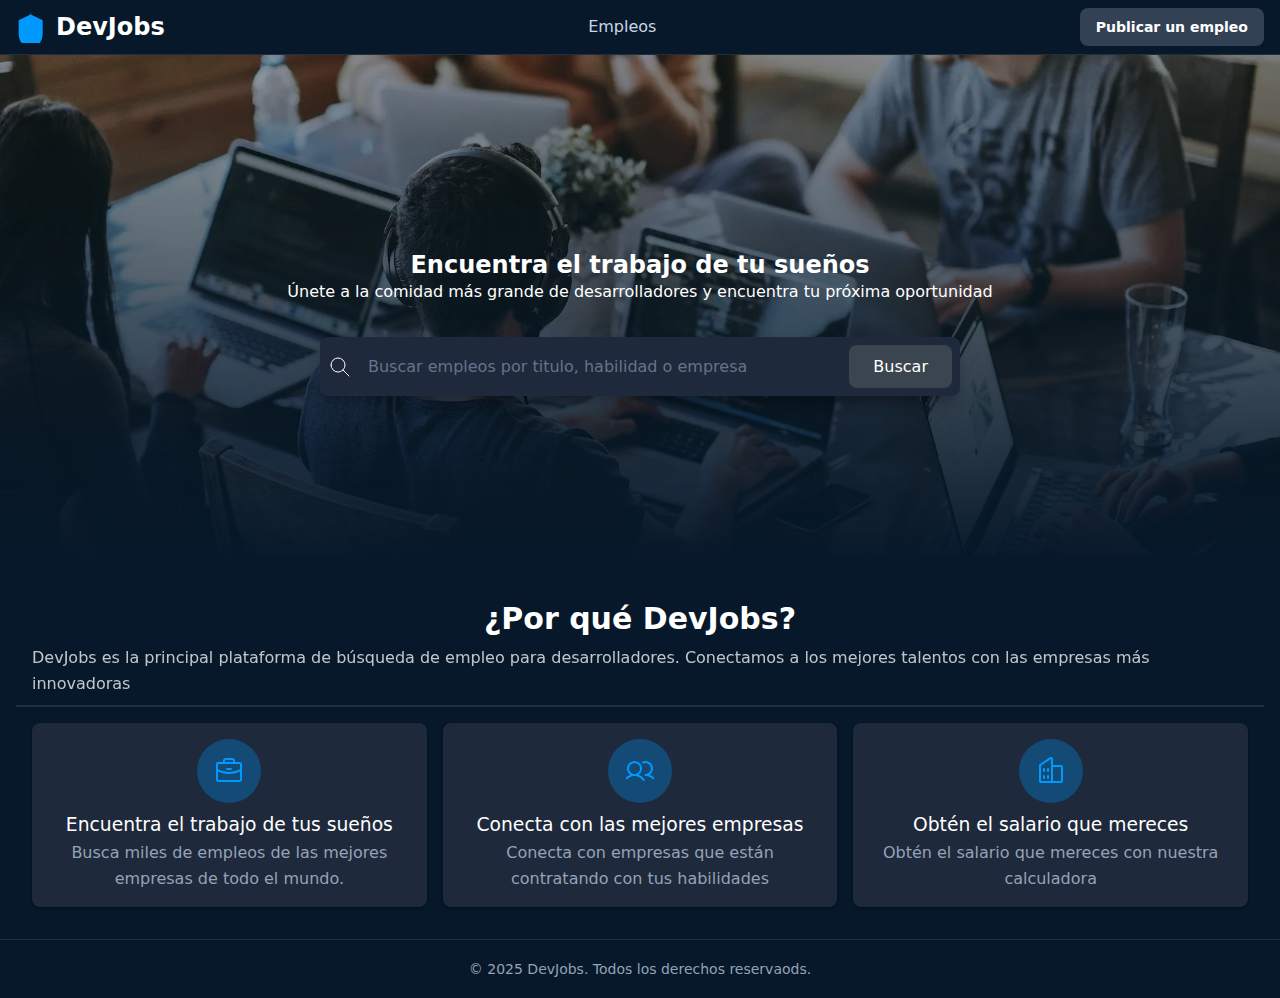
<file: index.html>
<!doctype html>
<html lang="es">
  <head>
    <title>DevJobs - inicio</title>
    <meta charset="UTF-8" />
    <meta name="viewport" content="width=device-width, initial-scale=1.0" />
    <meta
      name="description"
      content="Encuentra las mejores ofertas de trabajo para desarrolladores en DeJobs"
    />
    <link rel="stylesheet" href="./styles.css" />
  </head>
  <body>
    <header>
      <h1>
        <svg width="40" height="40" viewBox="0 0 24 24" fill="none">
          <path
            d="M12 2L2 7v10c0 5.55 3.84 10.74 9 12 5.16-1.26 9-6.45 9-12V7l-10-5z"
            fill="currentColor"
          />
        </svg>
        DevJobs
      </h1>

      <nav>
        <!-- <a href="">Inicio</a> -->
        <a href="empleos.html">Empleos</a>
      </nav>

      <div>
        <a href="">Publicar un empleo</a>
        <!-- <a href="">Iniciar sesión</a> -->
      </div>
    </header>
    <main>
      <section>
        <img src="./background.webp" width="200" alt="" />
        <h1>Encuentra el trabajo de tu sueños</h1>
        <p>
          Únete a la comidad más grande de desarrolladores y encuentra tu
          próxima oportunidad
        </p>
        <form role="search">
          <div>
            <svg
              xmlns="http://www.w3.org/2000/svg"
              width="24"
              height="24"
              viewBox="0 0 24 24"
              fill="none"
              stroke="currentColor"
              stroke-width="1"
              stroke-linecap="round"
              stroke-linejoin="round"
              class="icon icon-tabler icons-tabler-outline icon-tabler-search"
            >
              <path stroke="none" d="M0 0h24v24H0z" fill="none" />
              <path d="M10 10m-7 0a7 7 0 1 0 14 0a7 7 0 1 0 -14 0" />
              <path d="M21 21l-6 -6" />
            </svg>
            <input
              type="text"
              placeholder="Buscar empleos por titulo, habilidad o empresa"
            />
            <button type="submit">Buscar</button>
          </div>
        </form>
      </section>
      <section>
        <header>
          <h2>¿Por qué DevJobs?</h2>
          <p>
            DevJobs es la principal plataforma de búsqueda de empleo para
            desarrolladores. Conectamos a los mejores talentos con las empresas
            más innovadoras
          </p>
        </header>
        <footer>
          <article>
            <svg
              fill="currentColor"
              height="32"
              viewBox="0 0 256 256"
              width="32"
              xmlns="http://www.w3.org/2000/svg"
              aria-hidden="true"
            >
              <path
                d="M216,56H176V48a24,24,0,0,0-24-24H104A24,24,0,0,0,80,48v8H40A16,16,0,0,0,24,72V200a16,16,0,0,0,16,16H216a16,16,0,0,0,16-16V72A16,16,0,0,0,216,56ZM96,48a8,8,0,0,1,8-8h48a8,8,0,0,1,8,8v8H96ZM216,72v41.61A184,184,0,0,1,128,136a184.07,184.07,0,0,1-88-22.38V72Zm0,128H40V131.64A200.19,200.19,0,0,0,128,152a200.25,200.25,0,0,0,88-20.37V200ZM104,112a8,8,0,0,1,8-8h32a8,8,0,0,1,0,16H112A8,8,0,0,1,104,112Z"
              ></path>
            </svg>
            <h3>Encuentra el trabajo de tus sueños</h3>
            <p>
              Busca miles de empleos de las mejores empresas de todo el mundo.
            </p>
          </article>

          <article>
            <svg
              fill="currentColor"
              height="32"
              viewBox="0 0 256 256"
              width="32"
              xmlns="http://www.w3.org/2000/svg"
              aria-hidden="true"
            >
              <path
                d="M117.25,157.92a60,60,0,1,0-66.5,0A95.83,95.83,0,0,0,3.53,195.63a8,8,0,1,0,13.4,8.74,80,80,0,0,1,134.14,0,8,8,0,0,0,13.4-8.74A95.83,95.83,0,0,0,117.25,157.92ZM40,108a44,44,0,1,1,44,44A44.05,44.05,0,0,1,40,108Zm210.14,98.7a8,8,0,0,1-11.07-2.33A79.83,79.83,0,0,0,172,168a8,8,0,0,1,0-16,44,44,0,1,0-16.34-84.87,8,8,0,1,1-5.94-14.85,60,60,0,0,1,55.53,105.64,95.83,95.83,0,0,1,47.22,37.71A8,8,0,0,1,250.14,206.7Z"
              ></path>
            </svg>
            <h3>Conecta con las mejores empresas</h3>
            <p>
              Conecta con empresas que están contratando con tus habilidades
            </p>
          </article>

          <article>
            <svg
              fill="currentColor"
              height="32"
              viewBox="0 0 256 256"
              width="32"
              xmlns="http://www.w3.org/2000/svg"
              aria-hidden="true"
            >
              <path
                d="M240,208H224V96a16,16,0,0,0-16-16H144V32a16,16,0,0,0-24.88-13.32L39.12,72A16,16,0,0,0,32,85.34V208H16a8,8,0,0,0,0,16H240a8,8,0,0,0,0-16ZM208,96V208H144V96ZM48,85.34,128,32V208H48ZM112,112v16a8,8,0,0,1-16,0V112a8,8,0,1,1,16,0Zm-32,0v16a8,8,0,0,1-16,0V112a8,8,0,1,1,16,0Zm0,56v16a8,8,0,0,1-16,0V168a8,8,0,0,1,16,0Zm32,0v16a8,8,0,0,1-16,0V168a8,8,0,0,1,16,0Z"
              ></path>
            </svg>
            <h3>Obtén el salario que mereces</h3>
            <p>Obtén el salario que mereces con nuestra calculadora</p>
          </article>
        </footer>
      </section>
    </main>
    <footer>
      <small>&copy; 2025 DevJobs. Todos los derechos reservaods.</small>
    </footer>
  </body>
</html>
</file>
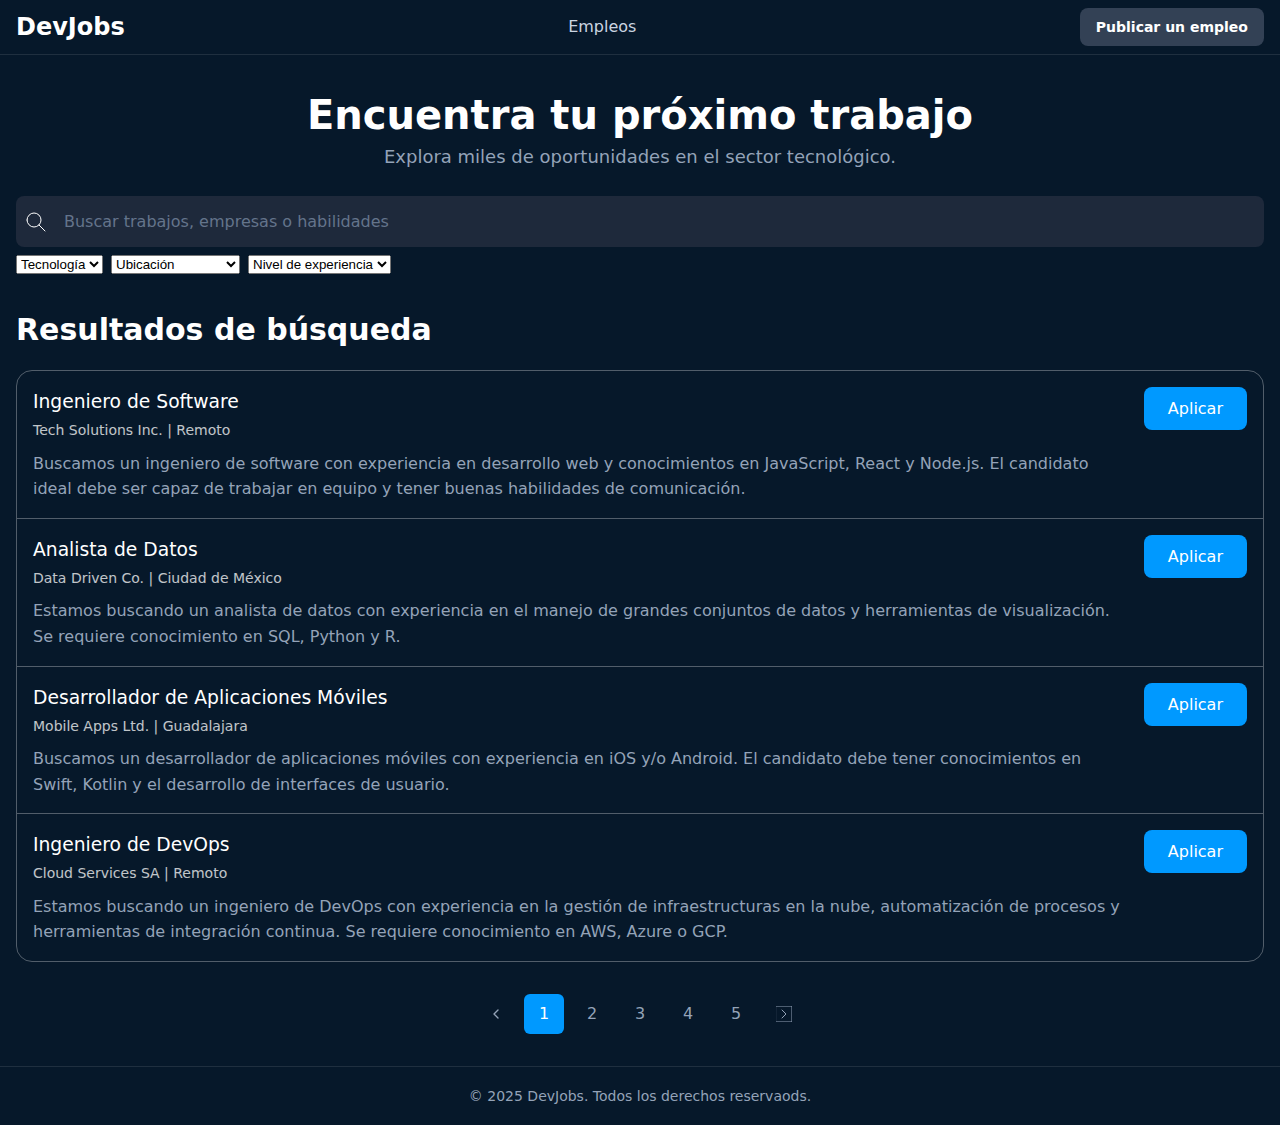
<file: empleos.html>
<!doctype html>
<html lang="es">
  <head>
    <title>DevJobs - Empleos</title>
    <meta charset="UTF-8" />
    <meta name="viewport" content="width=device-width, initial-scale=1.0" />
    <meta name="description" content="Listado con em" />

    <link rel="stylesheet" href="./styles.css" />

    <script type="module" src="./script.js"></script>
  </head>
  <body>
    <header>
      <h1>DevJobs</h1>

      <nav>
        <!-- <a href="">Inicio</a> -->
        <a href="">Empleos</a>
      </nav>

      <div>
        <a href="">Publicar un empleo</a>
        <!-- <a href="">Iniciar sesión</a> -->
      </div>
    </header>
    <main>
      <section class="jobs-search">
        <h1>Encuentra tu próximo trabajo</h1>
        <p>Explora miles de oportunidades en el sector tecnológico.</p>

        <form role="search">
          <div class="search-bar">
            <svg
              xmlns="http://www.w3.org/2000/svg"
              width="24"
              height="24"
              viewBox="0 0 24 24"
              fill="none"
              stroke="currentColor"
              stroke-width="1"
              stroke-linecap="round"
              stroke-linejoin="round"
              class="icon icon-tabler icons-tabler-outline icon-tabler-search"
            >
              <path stroke="none" d="M0 0h24v24H0z" fill="none" />
              <path d="M10 10m-7 0a7 7 0 1 0 14 0a7 7 0 1 0 -14 0" />
              <path d="M21 21l-6 -6" />
            </svg>

            <input
              required
              type="text"
              placeholder="Buscar trabajos, empresas o habilidades"
            />
          </div>

          <div class="search-filters">
            <select name="technology" id="filter-technology">
              <option value="">Tecnología</option>
              <option value="javascript">JavaScript</option>
              <option value="python">Python</option>
              <option value="java">Java</option>
              <option value="react">React</option>
              <option value="nodejs">Node.js</option>
            </select>

            <select name="location" id="location">
              <option value="">Ubicación</option>
              <option value="remoto">Remoto</option>
              <option value="cdmx">Ciudad de México</option>
              <option value="guadalajara">Guadalajara</option>
              <option value="monterrey">Monterrey</option>
              <option value="barcelona">Barcelona</option>
            </select>

            <select name="experience-level" id="experience-level">
              <option value="">Nivel de experiencia</option>
              <option value="junior">Junior</option>
              <option value="mid">Mid-level</option>
              <option value="senior">Senior</option>
              <option value="lead">Lead</option>
            </select>
          </div>
        </form>
      </section>
      <section>
        <h2>Resultados de búsqueda</h2>

        <div class="jobs-listings">
          <article class="job-listing-card">
            <div>
              <h3>Ingeniero de Software</h3>
              <small>Tech Solutions Inc. | Remoto</small>
              <p>
                Buscamos un ingeniero de software con experiencia en desarrollo
                web y conocimientos en JavaScript, React y Node.js. El candidato
                ideal debe ser capaz de trabajar en equipo y tener buenas
                habilidades de comunicación.
              </p>
            </div>
            <button class="button-apply-job" id="boton-importante">
              Aplicar
            </button>
          </article>

          <article class="job-listing-card">
            <div>
              <h3>Analista de Datos</h3>
              <small>Data Driven Co. | Ciudad de México</small>
              <p>
                Estamos buscando un analista de datos con experiencia en el
                manejo de grandes conjuntos de datos y herramientas de
                visualización. Se requiere conocimiento en SQL, Python y R.
              </p>
            </div>
            <button class="button-apply-job">Aplicar</button>
          </article>

          <article class="job-listing-card">
            <div>
              <h3>Desarrollador de Aplicaciones Móviles</h3>
              <small>Mobile Apps Ltd. | Guadalajara</small>
              <p>
                Buscamos un desarrollador de aplicaciones móviles con
                experiencia en iOS y/o Android. El candidato debe tener
                conocimientos en Swift, Kotlin y el desarrollo de interfaces de
                usuario.
              </p>
            </div>
            <button class="button-apply-job">Aplicar</button>
          </article>

          <article class="job-listing-card">
            <div>
              <h3>Ingeniero de DevOps</h3>
              <small>Cloud Services SA | Remoto</small>
              <p>
                Estamos buscando un ingeniero de DevOps con experiencia en la
                gestión de infraestructuras en la nube, automatización de
                procesos y herramientas de integración continua. Se requiere
                conocimiento en AWS, Azure o GCP.
              </p>
            </div>
            <button class="button-apply-job">Aplicar</button>
          </article>
        </div>

        <nav class="pagination">
          <a href="#"
            ><svg
              width="16"
              height="16"
              viewBox="0 0 24 24"
              fill="none"
              stroke="currentColor"
              stroke-width="2"
              stroke-linecap="round"
              stroke-linejoin="round"
            >
              <path stroke="none" d="M0 0h24v24H0z" fill="none" />
              <path d="M15 6l-6 6l6 6" /></svg
          ></a>
          <a class="is-active" href="#">1</a>
          <a href="#">2</a>
          <a href="#">3</a>
          <a href="#">4</a>
          <a href="#">5</a>
          <a href="#"
            ><svg
              width="16"
              height="16"
              viewBox="0 0 24 24"
              fill="none"
              stroke="currentColor"
              stroke-width="1.5"
              stroke-linecap="round"
              stroke-linejoin="round"
              class="icon icon-tabler icons-tabler-outline icon-tabler-chevron-right"
            >
              <path st roke="none" d="M0 0h24v24H0z" fill="none" />
              <path d="M9 6l6 6l-6 6" /></svg
          ></a>
        </nav>
      </section>
    </main>
    <footer>
      <small>&copy; 2025 DevJobs. Todos los derechos reservaods.</small>
    </footer>
  </body>
</html>
</file>
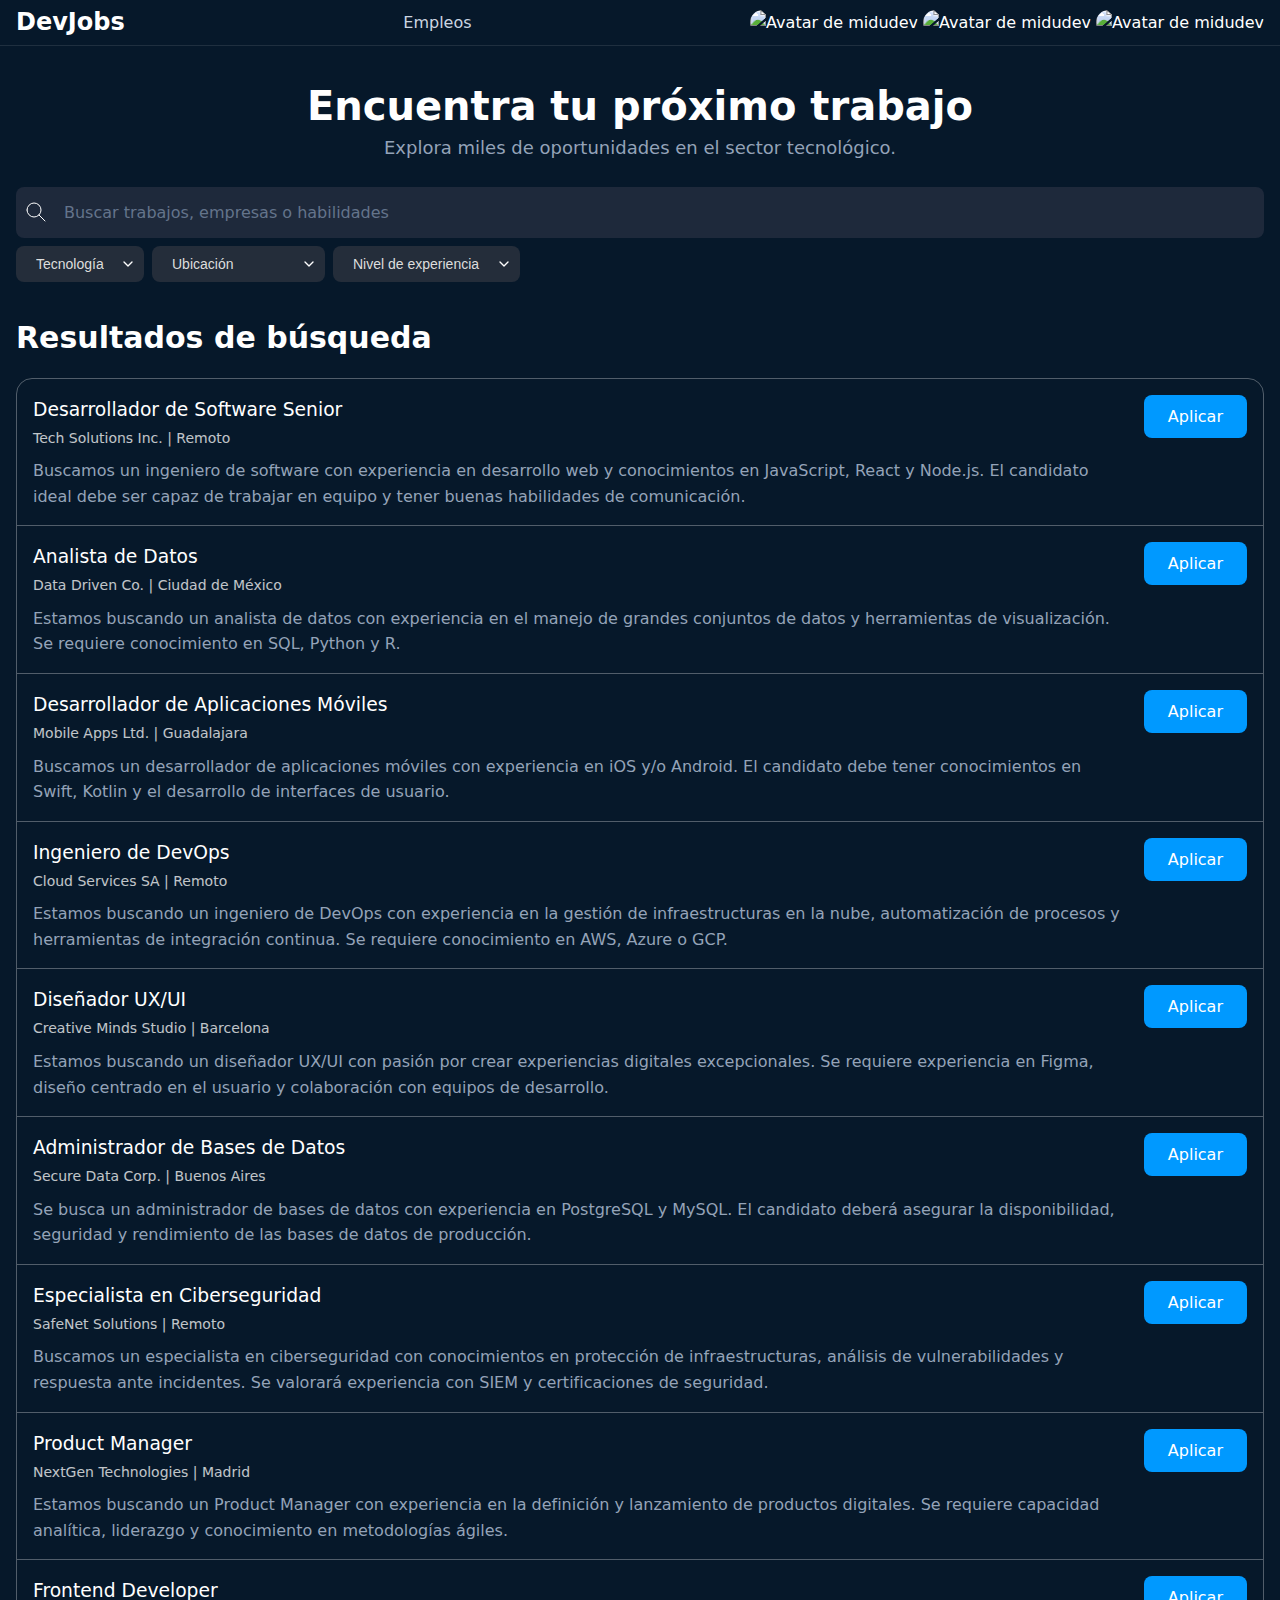
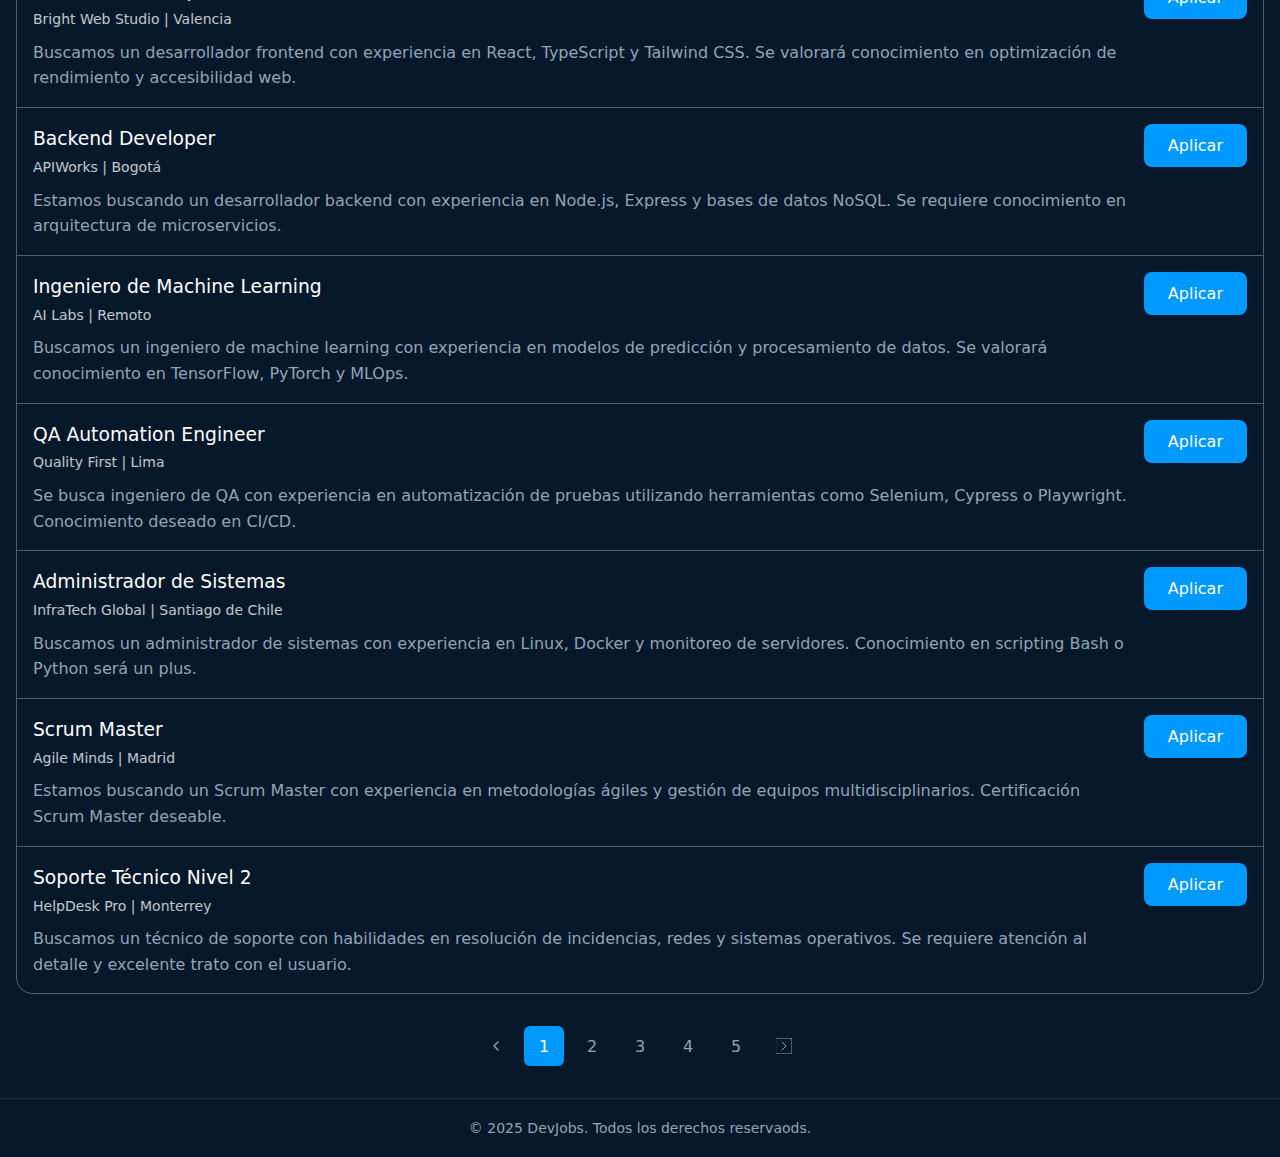
<file: 01-JavaScript/empleos.html>
<!doctype html>
<html lang="es">
  <head>
    <title>DevJobs - Empleos</title>
    <meta charset="UTF-8" />
    <meta name="viewport" content="width=device-width, initial-scale=1.0" />
    <meta name="description" content="Listado con em" />

    <link rel="stylesheet" href="./styles.css" />

    <script type="module" src="./main.js"></script>
  </head>
  <body>
    <header>
      <h1>DevJobs</h1>

      <nav>
        <!-- <a href="">Inicio</a> -->
        <a href="">Empleos</a>
      </nav>

      <div>
        <devjobs-avatar service="google" username="google.com" size="32">
        </devjobs-avatar>

        <devjobs-avatar service="google" username="netflix.com" size="32">
        </devjobs-avatar>

        <devjobs-avatar service="google" username="vercel.com" size="32">
        </devjobs-avatar>
      </div>
    </header>
    <main>
      <section class="jobs-search">
        <h1>Encuentra tu próximo trabajo</h1>
        <p>Explora miles de oportunidades en el sector tecnológico.</p>

        <form role="search">
          <div class="search-bar">
            <svg
              xmlns="http://www.w3.org/2000/svg"
              width="24"
              height="24"
              viewBox="0 0 24 24"
              fill="none"
              stroke="currentColor"
              stroke-width="1"
              stroke-linecap="round"
              stroke-linejoin="round"
              class="icon icon-tabler icons-tabler-outline icon-tabler-search"
            >
              <path stroke="none" d="M0 0h24v24H0z" fill="none" />
              <path d="M10 10m-7 0a7 7 0 1 0 14 0a7 7 0 1 0 -14 0" />
              <path d="M21 21l-6 -6" />
            </svg>

            <input
              required
              type="text"
              placeholder="Buscar trabajos, empresas o habilidades"
            />
          </div>

          <div class="search-filters">
            <select name="technology" id="filter-technology">
              <option value="">Tecnología</option>
              <option value="javascript">JavaScript</option>
              <option value="python">Python</option>
              <option value="java">Java</option>
              <option value="react">React</option>
              <option value="nodejs">Node.js</option>
            </select>

            <select name="location" id="filter-location">
              <option value="">Ubicación</option>
              <option value="remoto">Remoto</option>
              <option value="cdmx">Ciudad de México</option>
              <option value="guadalajara">Guadalajara</option>
              <option value="monterrey">Monterrey</option>
              <option value="barcelona">Barcelona</option>
            </select>

            <select name="experience-level" id="filter-experience-level">
              <option value="">Nivel de experiencia</option>
              <option value="junior">Junior</option>
              <option value="mid">Mid-level</option>
              <option value="senior">Senior</option>
              <option value="lead">Lead</option>
            </select>
          </div>
        </form>
        <span id="filter-selected-value"></span>
      </section>
      <section>
        <h2>Resultados de búsqueda</h2>

        <div class="jobs-listings">
          <!--Aqui se van a insertar los empleos dinámicamente-->
        </div>

        <nav class="pagination">
          <a href="#"
            ><svg
              width="16"
              height="16"
              viewBox="0 0 24 24"
              fill="none"
              stroke="currentColor"
              stroke-width="2"
              stroke-linecap="round"
              stroke-linejoin="round"
            >
              <path stroke="none" d="M0 0h24v24H0z" fill="none" />
              <path d="M15 6l-6 6l6 6" /></svg
          ></a>
          <a class="is-active" href="#">1</a>
          <a href="#">2</a>
          <a href="#">3</a>
          <a href="#">4</a>
          <a href="#">5</a>
          <a href="#"
            ><svg
              width="16"
              height="16"
              viewBox="0 0 24 24"
              fill="none"
              stroke="currentColor"
              stroke-width="1.5"
              stroke-linecap="round"
              stroke-linejoin="round"
              class="icon icon-tabler icons-tabler-outline icon-tabler-chevron-right"
            >
              <path st roke="none" d="M0 0h24v24H0z" fill="none" />
              <path d="M9 6l6 6l-6 6" /></svg
          ></a>
        </nav>
      </section>
    </main>
    <footer>
      <small>&copy; 2025 DevJobs. Todos los derechos reservaods.</small>
    </footer>
  </body>
</html>
</file>
<file: styles.css>
* {
  margin: 0;
  padding: 0;
  box-sizing: border-box;
}

:root {
  --primary: #3b4550;
  --primary-dark: #0a3d66;
  --primary-hover: #0d5ba8;
  --primary-light: #09f;
  --background: #06182a;
  --text-primary: #ffffff;
  --text-secondary: #cbd5e1;
  --text-muted: #94a3b8;
  --border: rgba(255, 255, 255, 0.1);
  --card-bg: #1e293b;
  --shadow: rgba(0, 0, 0, 0.3);
  --input-bg: #1e293b;
  --hsla-example: hsla(210, 100%, 56%, 1);
}

@font-face {
  font-family: "Inter Variable";
  font-style: normal;
  font-display: swap;
  font-weight: 100 900;
  src: url(https://cdn.jsdelivr.net/fontsource/fonts/inter:vf@latest/latin-wght-normal.woff2)
    format("woff2-variations");
  unicode-range:
    U+0000-00FF, U+0131, U+0152-0153, U+02BB-02BC, U+02C6, U+02DA, U+02DC,
    U+0304, U+0308, U+0329, U+2000-206F, U+20AC, U+2122, U+2191, U+2193, U+2212,
    U+2215, U+FEFF, U+FFFD;
}

body {
  font-family: system-ui;
  background-color: var(--background);
  color: var(--text-primary);
  min-height: 100vh;
  display: flex;
  flex-direction: column;
  line-height: 1.6;
}

/* Títulos principales */
h1 {
  font-size: 1.5rem;
  line-height: 1.2;
  text-wrap: balance;
  display: flex;
  align-items: center;
  gap: 0.5rem;

  svg {
    width: 2rem;
    height: 2rem;
    color: var(--primary-light);
  }
}

h1 + p {
  text-wrap: balance;
  margin-bottom: 2rem;
}

/* Header */
header {
  border-bottom: 1px solid var(--border);
  background: var(--background);
  padding: 0.5rem 1rem;
  display: flex;
  align-items: center;
  justify-content: space-between;
  gap: 2rem;

  h2 {
    font-size: 1.25rem;
    font-weight: 700;
    color: var(--text-primary);
  }
}

/* Navegación del header a otras páginas */
nav {
  align-items: center;
  gap: 1rem;
  display: flex;

  a {
    text-decoration: none;
    color: var(--text-secondary);
    transition: color 0.2s;
    font-weight: 500;

    &:hover,
    &:focus {
      color: var(--primary);
      outline: none;
    }
  }
}

/* Botones del Header */
header div a {
  padding: 0.5rem 1rem;
  border-radius: 0.5rem;
  background-color: #334155;
  color: var(--text-primary);
  display: inline-block;
  font-size: 0.875rem;
  font-weight: 700;
  text-decoration: none;
  /* TODO */
}

/* Hero */
main > section:nth-child(1) {
  height: 500px;
  text-align: center;
  display: flex;
  flex-direction: column;
  justify-content: center;
  align-items: center;

  h1 {
    padding-top: 36px;
  }

  & > img {
    position: absolute;
    width: 100%;
    height: 100%;
    object-fit: cover;
    z-index: -1;
    left: 0;
    right: 0;
    mask-image: linear-gradient(
      to bottom,
      rgba(16, 25, 34, 1) 5%,
      rgba(16, 25, 34, 0) 80%
    );
  }
}

/* Formulario de Búsqueda */
form {
  max-width: 42rem;
  width: 100%;
  margin: 0 auto;
  padding-inline: 1rem;
}

form > div {
  display: flex;
  align-items: center;
  background-color: var(--input-bg);
  border-radius: 0.5rem;
  box-shadow: 0 10px 15px -3px var(--shadow);
  padding: 0.5rem;
  gap: 0.5rem;
}

form span {
  padding-left: 0.75rem;
  color: var(--text-muted);
  display: flex;
  align-items: center;
  flex-shrink: 0;
}

form input[type="text"] {
  flex: 1;
  background: transparent;
  border: none;
  outline: none;
  color: var(--text-primary);
  padding: 0.75rem 0.5rem;
  font-size: 1rem;
  font-family: inherit;
}

form input[type="text"]::placeholder {
  color: #64748b;
}

button {
  padding: 0.75rem 1.5rem;
  border-radius: 0.5rem;
  background-color: var(--primary);
  color: white;
  font-weight: 400;
  border: none;
  cursor: pointer;
  transition: all 0.2s;
  font-family: inherit;
  font-size: 1rem;
  white-space: nowrap;

  &:hover,
  &:focus {
    background-color: var(--primary-hover);
    outline: 2px solid white;
    outline-offset: 2px;
  }
  &:active {
    transform: scale(0.9);
  }
}

/* Features Section */
main > section:nth-child(2) {
  padding-inline: 1rem;
  background-color: var(--background);
  padding-top: 2rem;

  & > header {
    gap: 2px;
    flex-direction: column;

    h2 {
      margin-bottom: 0;
    }

    p {
      opacity: 0.75;
    }
  }

  & > div {
    max-width: 1280px;
    margin: 0 auto;
  }
}

main > section:nth-child(2) h2 {
  font-size: 1.875rem;
  font-weight: 700;
  color: var(--text-primary);
  margin-bottom: 1rem;
}

main > section:nth-child(2) > div > div:first-child > p {
  font-size: 1.125rem;
  color: var(--text-muted);
  max-width: 42rem;
  margin: 0 auto;
}

/* Grid de Features */
main > section:nth-child(2) footer {
  display: grid;
  grid-template-columns: repeat(auto-fit, minmax(280px, 1fr));
  gap: 16px;
}

/* Feature Cards */
/* article {
  background-color: var(--card-bg);
  padding: 2rem;
  margin-bottom: 16px;
  border-radius: 0.5rem;                   
  box-shadow: 0px 1px 3px 0 var(--shadow); 

  svg {
    color: var(--primary-light);          
    background: rgba(0, 153, 255, 0.3);  
    border-radius: 9999px;               
    width: 64px;                         
    height: 64px;                        
    padding: 16px;                       
  }

  h3 {
    font-weight: 500;
  }

  p {
    color: var(--text-muted);
  }
} */

/* Footer */
footer {
  background-color: var(--background);
  border-top: 1px solid var(--border);
  text-align: center;
  padding: 16px;

  small {
    color: var(--text-muted);
    font-size: 0.875rem;
  }
}

article {
  background-color: var(--card-bg);
  padding: 1rem;
  margin-bottom: 16px;
  border-radius: 0.5rem;
  box-shadow: 0px 1px 3px 0px rgba(0, 0, 0, 0.5);

  svg {
    color: var(--primary-light);
    background: rgba(0, 153, 255, 0.3);
    width: 64px;
    height: 64px;
    border-radius: 100%;
    padding: 16px;
  }

  p {
    color: var(--text-muted);
  }

  h3 {
    font-weight: 500;
  }
}

.jobs-search {
  margin: 0;
  padding: 0;
  height: auto !important;

  h1 {
    font-size: 2.5rem;
    margin-bottom: 0.25rem;
  }

  p {
    font-size: 1.125rem;
    color: var(--text-muted);
    margin-bottom: 1.5rem;
  }

  .search-bar {
    background: var(--input-bg);
    padding: 0.25rem 0.5rem;
  }

  .search-filters {
    display: flex;
    flex-wrap: wrap;
    margin-top: 0.5rem;
  }

  form {
    width: 100%;
    max-width: 1280px;
  }

  form div {
    background: none;
    box-shadow: none;
    padding: 0;
  }
}

.jobs-listings {
  border: 1px solid rgba(255, 255, 255, 0.3);
  border-radius: 1rem;

  article {
    background: none;
    box-shadow: none;
    border-radius: 0;
    border-bottom: 1px solid rgba(255, 255, 255, 0.3);
    margin: 0;

    display: flex;
    align-items: start;
    gap: 1rem;

    small {
      font-size: 0.875rem;
      opacity: 0.75;
    }

    p {
      margin-top: 0.5rem;
    }

    &:last-child {
      border-bottom: none;
    }
  }
}
.pagination {
  display: flex;
  justify-content: center;
  gap: 0.5rem;
  margin-block: 2rem;

  a {
    display: flex;
    align-items: center;
    justify-content: center;
    width: 2.5rem;
    height: 2.5rem;
    text-decoration: none;
    color: var(--text-muted);
    border-radius: 0.375rem;
    transition: all 0.3s;

    &:hover,
    &:focus {
      background-color: #fff;
    }

    &:active {
      transform: scale(0.9);
    }

    &.is-active {
      background-color: var(--primary-light);
      color: white;
      pointer-events: none;
    }
  }
}

.button-apply-job {
  background: #09f;

  &.is-applied {
    background: #4caf50;
    pointer-events: none;
  }
}
</file>
<file: 01-JavaScript/styles.css>
* {
  margin: 0;
  padding: 0;
  box-sizing: border-box;
}

:root {
  --primary: #3b4550;
  --primary-dark: #0a3d66;
  --primary-hover: #0d5ba8;
  --primary-light: #09f;
  --background: #06182a;
  --text-primary: #ffffff;
  --text-secondary: #cbd5e1;
  --text-muted: #94a3b8;
  --border: rgba(255, 255, 255, 0.1);
  --card-bg: #1e293b;
  --shadow: rgba(0, 0, 0, 0.3);
  --input-bg: #1e293b;
  --hsla-example: hsla(210, 100%, 56%, 1);
}

@font-face {
  font-family: "Inter Variable";
  font-style: normal;
  font-display: swap;
  font-weight: 100 900;
  src: url(https://cdn.jsdelivr.net/fontsource/fonts/inter:vf@latest/latin-wght-normal.woff2)
    format("woff2-variations");
  unicode-range:
    U+0000-00FF, U+0131, U+0152-0153, U+02BB-02BC, U+02C6, U+02DA, U+02DC,
    U+0304, U+0308, U+0329, U+2000-206F, U+20AC, U+2122, U+2191, U+2193, U+2212,
    U+2215, U+FEFF, U+FFFD;
}

body {
  font-family: system-ui;
  background-color: var(--background);
  color: var(--text-primary);
  min-height: 100vh;
  display: flex;
  flex-direction: column;
  line-height: 1.6;
}

/* Títulos principales */
h1 {
  font-size: 1.5rem;
  line-height: 1.2;
  text-wrap: balance;
  display: flex;
  align-items: center;
  gap: 0.5rem;

  svg {
    width: 2rem;
    height: 2rem;
    color: var(--primary-light);
  }
}

h1 + p {
  text-wrap: balance;
  margin-bottom: 2rem;
}

/* Header */
header {
  border-bottom: 1px solid var(--border);
  background: var(--background);
  padding: 0.5rem 1rem;
  display: flex;
  align-items: center;
  justify-content: space-between;
  gap: 2rem;

  h2 {
    font-size: 1.25rem;
    font-weight: 700;
    color: var(--text-primary);
  }
}

/* Navegación del header a otras páginas */
nav {
  align-items: center;
  gap: 1rem;
  display: flex;

  a {
    text-decoration: none;
    color: var(--text-secondary);
    transition: color 0.2s;
    font-weight: 500;

    &:hover,
    &:focus {
      color: var(--primary);
      outline: none;
    }
  }
}

/* Botones del Header */
header div a {
  padding: 0.5rem 1rem;
  border-radius: 0.5rem;
  background-color: #334155;
  color: var(--text-primary);
  display: inline-block;
  font-size: 0.875rem;
  font-weight: 700;
  text-decoration: none;
  /* TODO */
}

/* Hero */
main > section:nth-child(1) {
  height: 500px;
  text-align: center;
  display: flex;
  flex-direction: column;
  justify-content: center;
  align-items: center;

  h1 {
    padding-top: 36px;
  }

  & > img {
    position: absolute;
    width: 100%;
    height: 100%;
    object-fit: cover;
    z-index: -1;
    left: 0;
    right: 0;
    mask-image: linear-gradient(
      to bottom,
      rgba(16, 25, 34, 1) 5%,
      rgba(16, 25, 34, 0) 80%
    );
  }
}

/* Formulario de Búsqueda */
form {
  max-width: 42rem;
  width: 100%;
  margin: 0 auto;
  padding-inline: 1rem;
}

form > div {
  display: flex;
  align-items: center;
  background-color: var(--input-bg);
  border-radius: 0.5rem;
  box-shadow: 0 10px 15px -3px var(--shadow);
  padding: 0.5rem;
  gap: 0.5rem;
}

form span {
  padding-left: 0.75rem;
  color: var(--text-muted);
  display: flex;
  align-items: center;
  flex-shrink: 0;
}

form input[type="text"] {
  flex: 1;
  background: transparent;
  border: none;
  outline: none;
  color: var(--text-primary);
  padding: 0.75rem 0.5rem;
  font-size: 1rem;
  font-family: inherit;
}

form input[type="text"]::placeholder {
  color: #64748b;
}

button {
  padding: 0.75rem 1.5rem;
  border-radius: 0.5rem;
  background-color: var(--primary);
  color: white;
  font-weight: 400;
  border: none;
  cursor: pointer;
  transition: all 0.2s;
  font-family: inherit;
  font-size: 1rem;
  white-space: nowrap;

  &:hover,
  &:focus {
    background-color: var(--primary-hover);
    outline: 2px solid white;
    outline-offset: 2px;
  }
  &:active {
    transform: scale(0.9);
  }
}

/* Features Section */
main > section:nth-child(2) {
  padding-inline: 1rem;
  background-color: var(--background);
  padding-top: 2rem;

  & > header {
    gap: 2px;
    flex-direction: column;

    h2 {
      margin-bottom: 0;
    }

    p {
      opacity: 0.75;
    }
  }

  & > div {
    max-width: 1280px;
    margin: 0 auto;
  }
}

main > section:nth-child(2) h2 {
  font-size: 1.875rem;
  font-weight: 700;
  color: var(--text-primary);
  margin-bottom: 1rem;
}

main > section:nth-child(2) > div > div:first-child > p {
  font-size: 1.125rem;
  color: var(--text-muted);
  max-width: 42rem;
  margin: 0 auto;
}

/* Grid de Features */
main > section:nth-child(2) footer {
  display: grid;
  grid-template-columns: repeat(auto-fit, minmax(280px, 1fr));
  gap: 16px;
}

/* Feature Cards */
/* article {
  background-color: var(--card-bg);
  padding: 2rem;
  margin-bottom: 16px;
  border-radius: 0.5rem;                   
  box-shadow: 0px 1px 3px 0 var(--shadow); 

  svg {
    color: var(--primary-light);          
    background: rgba(0, 153, 255, 0.3);  
    border-radius: 9999px;               
    width: 64px;                         
    height: 64px;                        
    padding: 16px;                       
  }

  h3 {
    font-weight: 500;
  }

  p {
    color: var(--text-muted);
  }
} */

/* Footer */
footer {
  background-color: var(--background);
  border-top: 1px solid var(--border);
  text-align: center;
  padding: 16px;

  small {
    color: var(--text-muted);
    font-size: 0.875rem;
  }
}

article {
  background-color: var(--card-bg);
  padding: 1rem;
  margin-bottom: 16px;
  border-radius: 0.5rem;
  box-shadow: 0px 1px 3px 0px rgba(0, 0, 0, 0.5);

  svg {
    color: var(--primary-light);
    background: rgba(0, 153, 255, 0.3);
    width: 64px;
    height: 64px;
    border-radius: 100%;
    padding: 16px;
  }

  p {
    color: var(--text-muted);
  }

  h3 {
    font-weight: 500;
  }
}

.jobs-search {
  margin: 0;
  padding: 0;
  height: auto !important;

  h1 {
    font-size: 2.5rem;
    margin-bottom: 0.25rem;
  }

  p {
    font-size: 1.125rem;
    color: var(--text-muted);
    margin-bottom: 1.5rem;
  }

  .search-bar {
    background: var(--input-bg);
    padding: 0.25rem 0.5rem;
  }

  .search-filters {
    display: flex;
    flex-wrap: wrap;
    margin-top: 0.5rem;
  }

  form {
    width: 100%;
    max-width: 1280px;
  }

  form div {
    background: none;
    box-shadow: none;
    padding: 0;
  }
}

.jobs-listings {
  border: 1px solid rgba(255, 255, 255, 0.3);
  border-radius: 1rem;

  .job-listing-card {
    background: none;
    box-shadow: none;
    border-radius: 0;
    border-bottom: 1px solid rgba(255, 255, 255, 0.3);
    margin: 0;

    display: flex; /* valor original */
    align-items: start;
    gap: 1rem;

    &.is-hidden {
      display: none;
    }

    small {
      font-size: 0.875rem;
      opacity: 0.75;
    }

    p {
      margin-top: 0.5rem;
    }

    &:last-child {
      border-bottom: none;
    }
  }
}

.pagination {
  display: flex;
  justify-content: center;
  gap: 0.5rem;
  margin-block: 2rem;

  a {
    display: flex;
    align-items: center;
    justify-content: center;
    width: 2.5rem;
    height: 2.5rem;
    text-decoration: none;
    color: var(--text-muted);
    border-radius: 0.375rem;
    transition: all 0.3s;

    &:hover,
    &:focus {
      background-color: #fff;
    }

    &:active {
      transform: scale(0.9);
    }

    &.is-active {
      background-color: var(--primary-light);
      color: white;
      pointer-events: none;
    }
  }
}

.button-apply-job {
  background: #09f;

  &.is-applied {
    background: #4caf50;
    pointer-events: none;
  }
}

select {
  padding: 0.625rem 1.25rem;
  background-color: #242d3a;
  border: 0;
  border-radius: 0.5rem;
  font-size: 0.875rem;
  color: #ddd;
  cursor: pointer;
  transition: all 0.2s;
  appearance: none;
  background-image: url("data:image/svg+xml,%3Csvg xmlns='http://www.w3.org/2000/svg' width='16' height='16' viewBox='0 0 24 24' fill='none' stroke='white' stroke-width='2' stroke-linecap='round' stroke-linejoin='round'%3E%3Cpolyline points='6 9 12 15 18 9'/%3E%3C/svg%3E");
  background-repeat: no-repeat;
  background-position: right 0.5rem center;
  padding-right: 2.5rem;

  &:hover {
    background-color: var(--primary-hover);
    color: white;
  }

  &:focus {
    outline: 2px solid #1173d4;
    outline-offset: 2px;
  }
}
</file>
